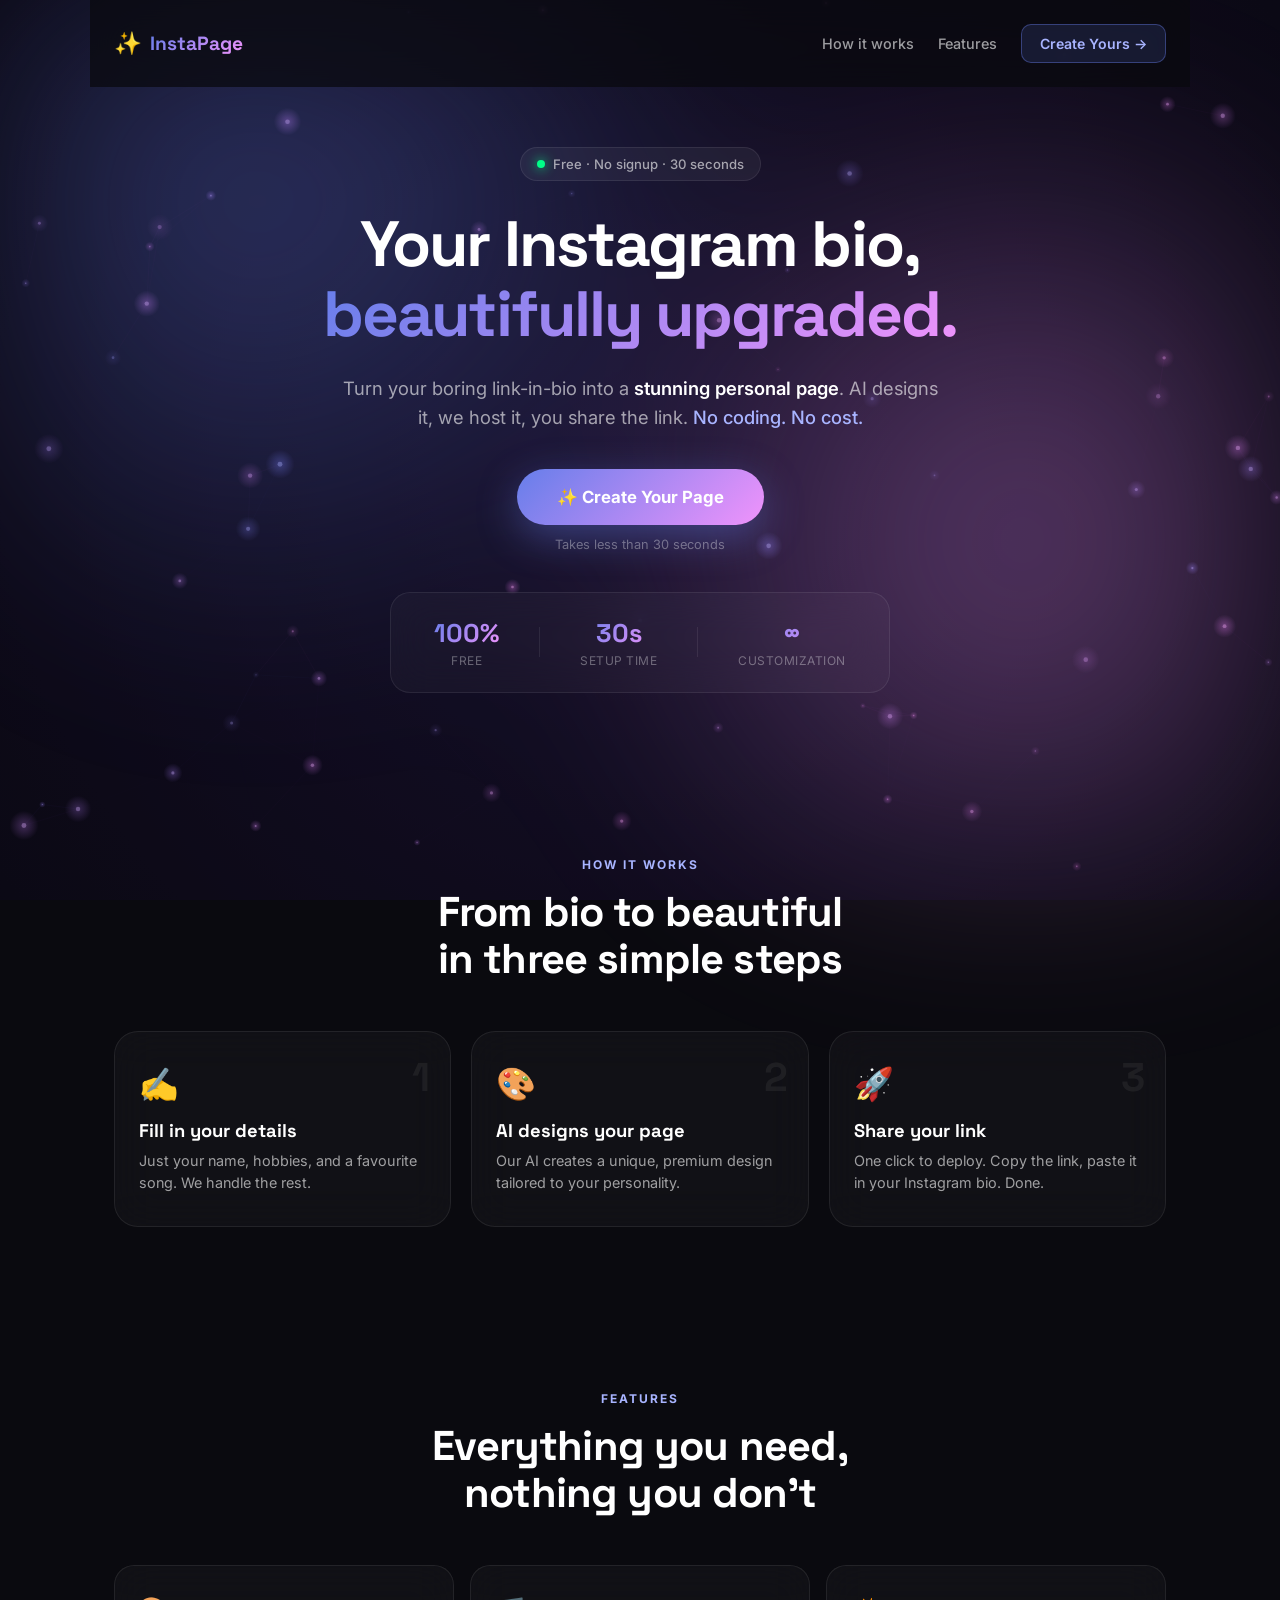
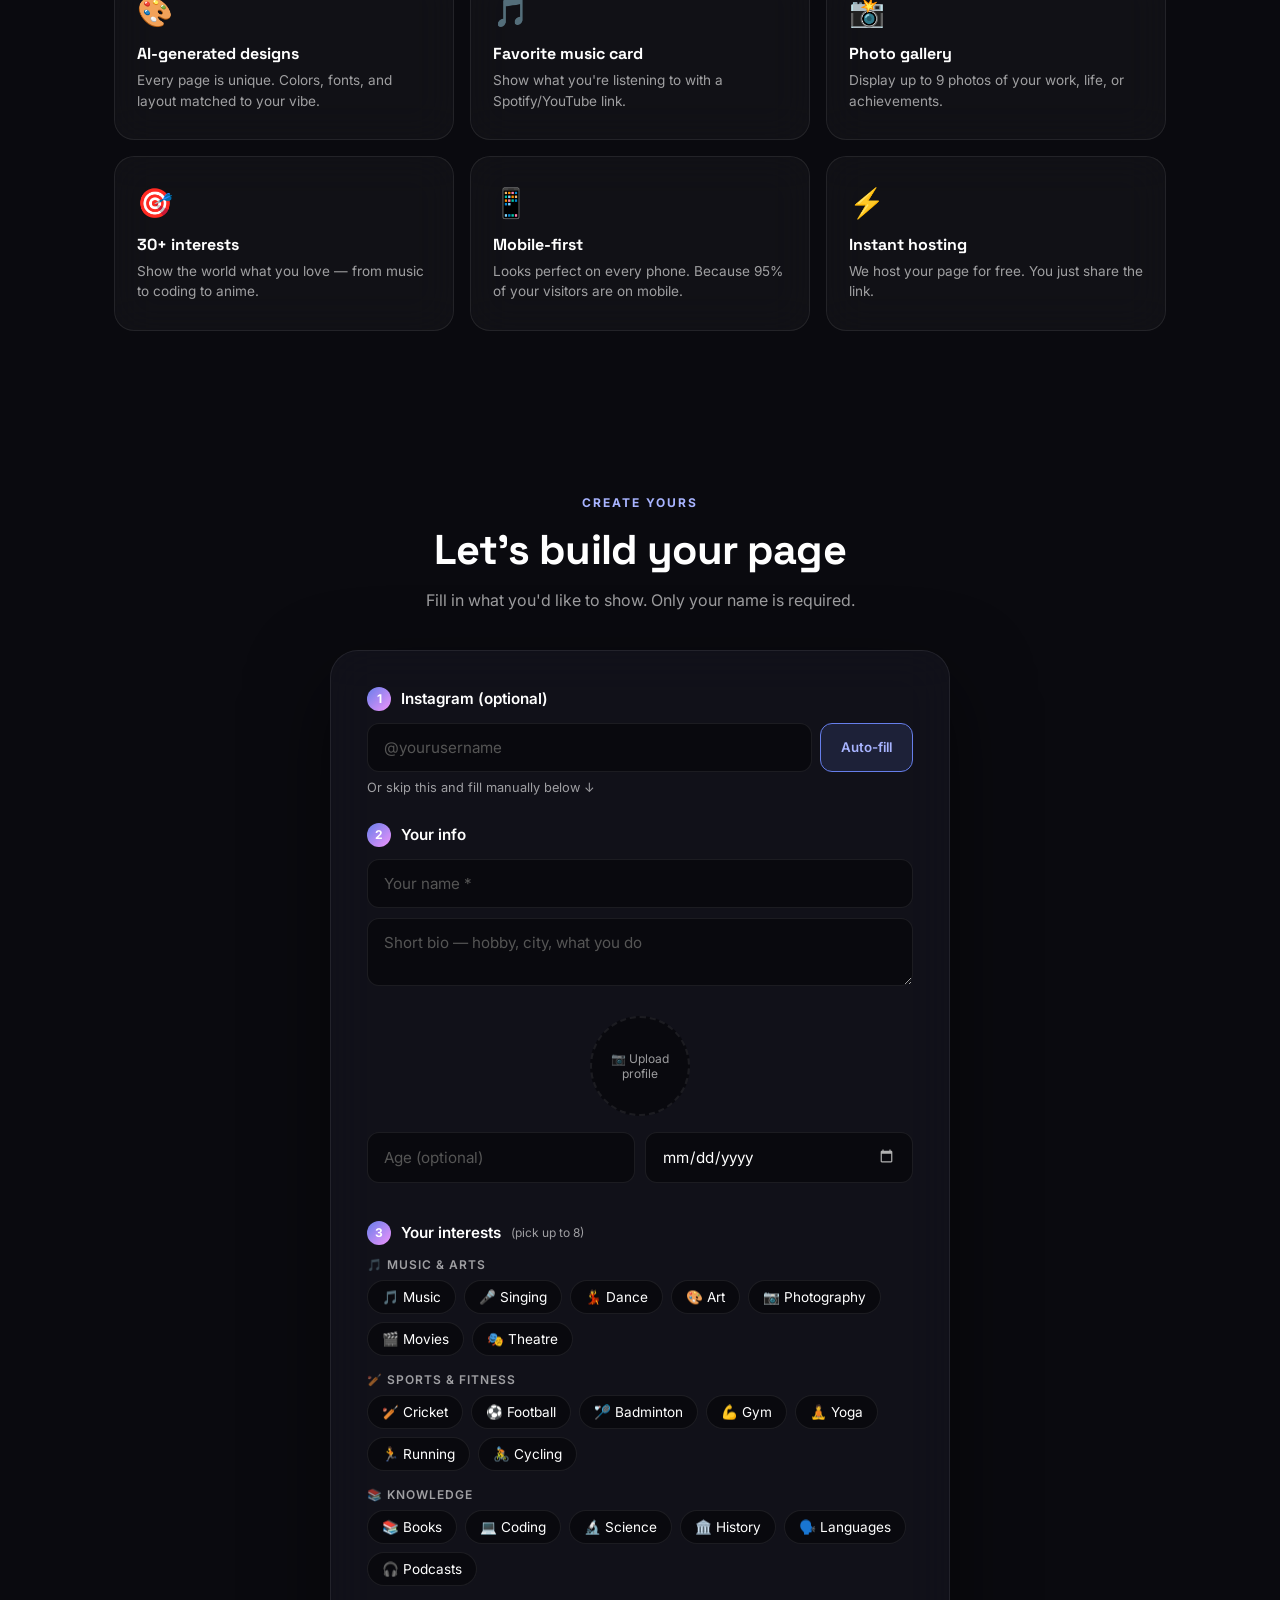
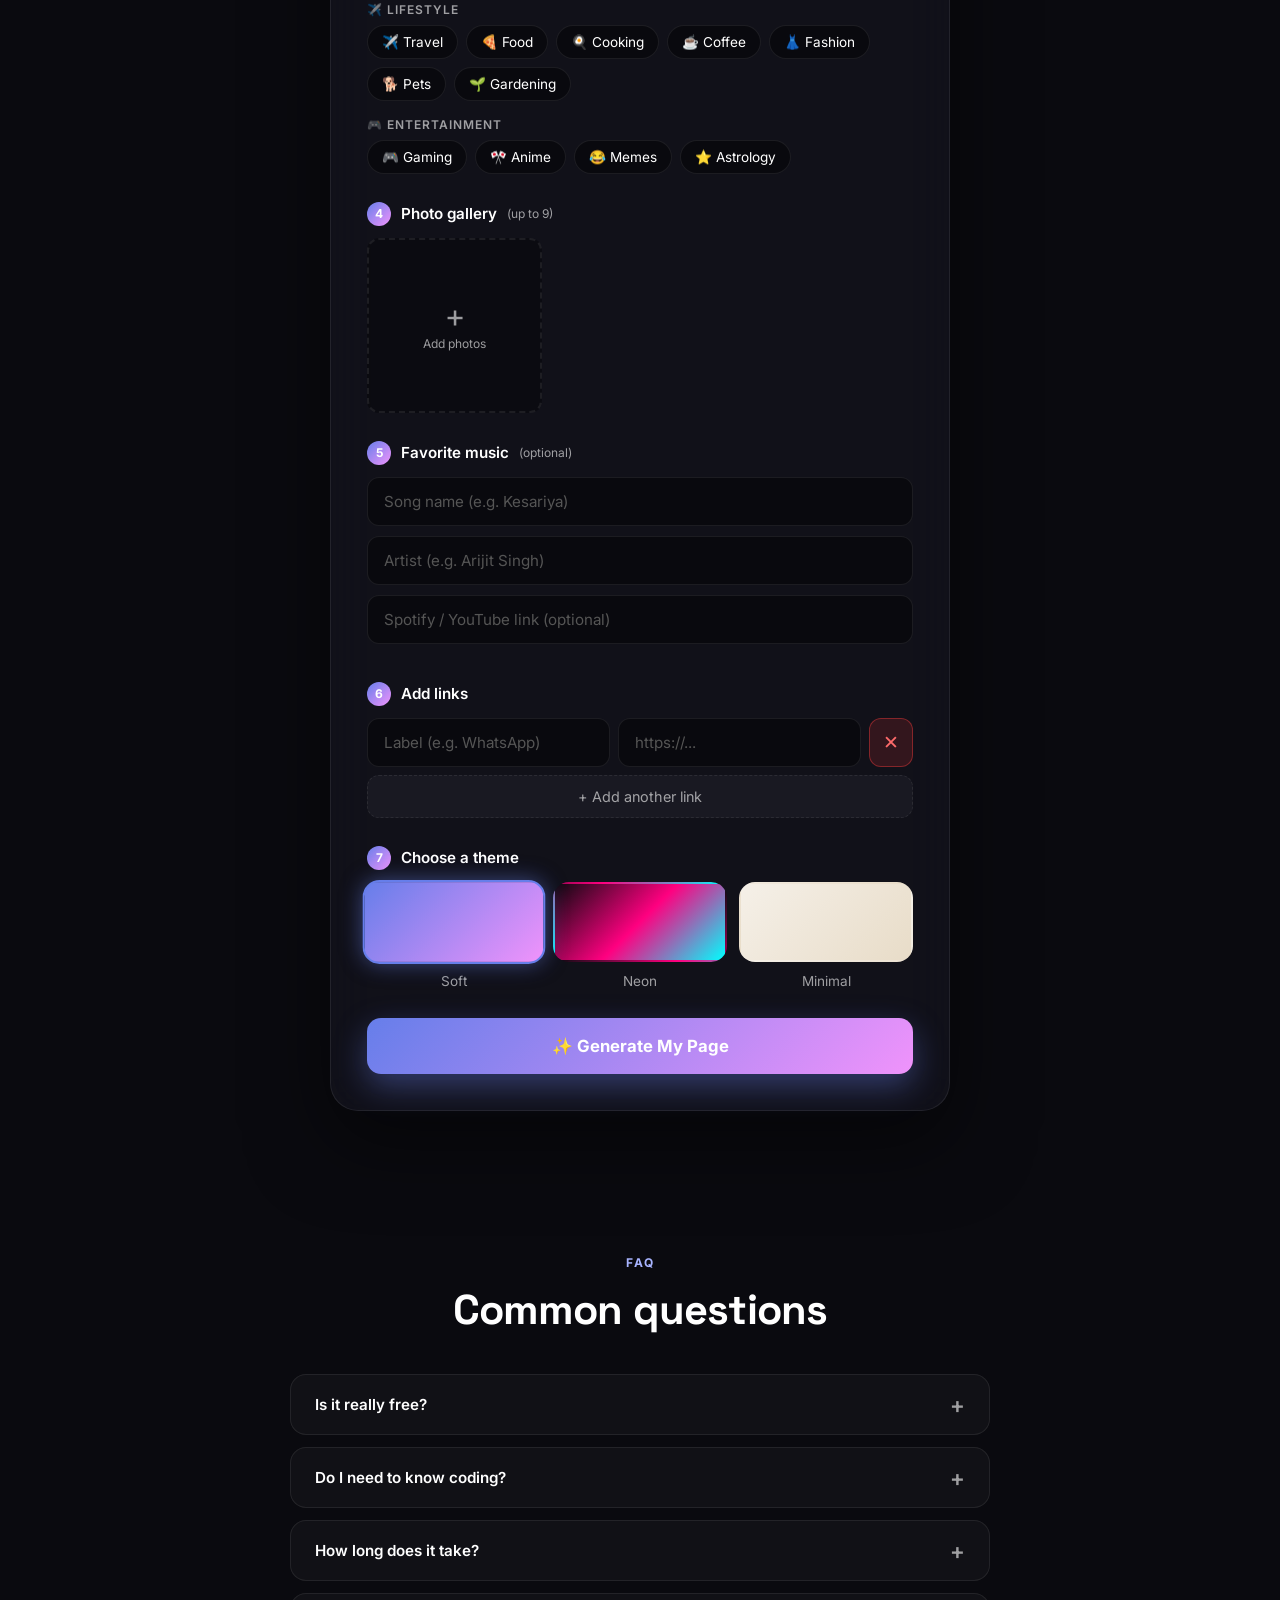
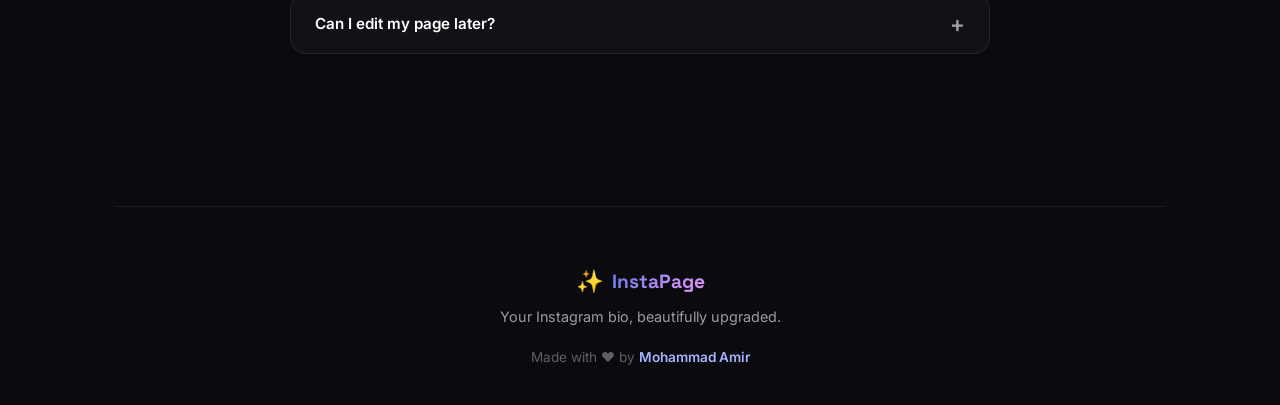
<file: frontend/index.html>
<!DOCTYPE html>
<html lang="en">
<head>
    <meta charset="UTF-8">
    <meta name="viewport" content="width=device-width, initial-scale=1.0, maximum-scale=5.0">
    <meta name="description" content="InstaPage — Turn your Instagram bio into a stunning personal page in 30 seconds. Free, beautiful, mobile-first.">
    <meta name="theme-color" content="#0a0a0f">
    <title>InstaPage — Your Instagram Bio, Upgraded</title>
    <link rel="icon" href="data:,">
    <link rel="preconnect" href="https://fonts.googleapis.com">
    <link rel="preconnect" href="https://fonts.gstatic.com" crossorigin>
    <link href="https://fonts.googleapis.com/css2?family=Space+Grotesk:wght@400;500;600;700&family=Inter:wght@400;500;600;700&display=swap" rel="stylesheet">
    <link rel="stylesheet" href="style.css">
</head>
<body>
    <canvas id="bgCanvas"></canvas>
    <div class="mesh-bg"></div>

    <div class="container">
        <!-- ================= NAVBAR ================= -->
        <nav class="navbar">
            <div class="logo">
                <span class="logo-icon">✨</span>
                <span class="logo-text">InstaPage</span>
            </div>
            <div class="nav-links">
                <a href="#how" class="nav-link">How it works</a>
                <a href="#features" class="nav-link">Features</a>
                <a href="#create" class="nav-cta">Create Yours →</a>
            </div>
        </nav>

        <!-- ================= HERO ================= -->
        <section class="hero-section">
            <div class="badge">
                <span class="badge-dot"></span>
                <span>Free · No signup · 30 seconds</span>
            </div>

            <h1 class="main-title">
                Your Instagram bio,<br>
                <span class="gradient-text">beautifully upgraded.</span>
            </h1>

            <p class="main-subtitle">
                Turn your boring link-in-bio into a <strong>stunning personal page</strong>.
                AI designs it, we host it, you share the link. <em>No coding. No cost.</em>
            </p>

            <div class="hero-cta">
                <a href="#create" class="btn-primary-hero">
                    ✨ Create Your Page
                </a>
                <p class="hero-hint">Takes less than 30 seconds</p>
            </div>

            <!-- Fake stats -->
            <div class="stats-row">
                <div class="stat">
                    <div class="stat-num">100%</div>
                    <div class="stat-label">Free</div>
                </div>
                <div class="stat-divider"></div>
                <div class="stat">
                    <div class="stat-num">30s</div>
                    <div class="stat-label">Setup time</div>
                </div>
                <div class="stat-divider"></div>
                <div class="stat">
                    <div class="stat-num">∞</div>
                    <div class="stat-label">Customization</div>
                </div>
            </div>
        </section>

        <!-- ================= HOW IT WORKS ================= -->
        <section class="section-block" id="how">
            <div class="section-badge">HOW IT WORKS</div>
            <h2 class="section-heading">From bio to beautiful<br>in three simple steps</h2>

            <div class="steps-grid">
                <div class="step-card">
                    <div class="step-num">1</div>
                    <div class="step-icon">✍️</div>
                    <h3 class="step-title">Fill in your details</h3>
                    <p class="step-desc">
                        Just your name, hobbies, and a favourite song. We handle the rest.
                    </p>
                </div>

                <div class="step-card">
                    <div class="step-num">2</div>
                    <div class="step-icon">🎨</div>
                    <h3 class="step-title">AI designs your page</h3>
                    <p class="step-desc">
                        Our AI creates a unique, premium design tailored to your personality.
                    </p>
                </div>

                <div class="step-card">
                    <div class="step-num">3</div>
                    <div class="step-icon">🚀</div>
                    <h3 class="step-title">Share your link</h3>
                    <p class="step-desc">
                        One click to deploy. Copy the link, paste it in your Instagram bio. Done.
                    </p>
                </div>
            </div>
        </section>

        <!-- ================= FEATURES ================= -->
        <section class="section-block" id="features">
            <div class="section-badge">FEATURES</div>
            <h2 class="section-heading">Everything you need,<br>nothing you don't</h2>

            <div class="features-grid">
                <div class="feature-card">
                    <div class="feature-icon">🎨</div>
                    <h3 class="feature-title">AI-generated designs</h3>
                    <p class="feature-desc">Every page is unique. Colors, fonts, and layout matched to your vibe.</p>
                </div>

                <div class="feature-card">
                    <div class="feature-icon">🎵</div>
                    <h3 class="feature-title">Favorite music card</h3>
                    <p class="feature-desc">Show what you're listening to with a Spotify/YouTube link.</p>
                </div>

                <div class="feature-card">
                    <div class="feature-icon">📸</div>
                    <h3 class="feature-title">Photo gallery</h3>
                    <p class="feature-desc">Display up to 9 photos of your work, life, or achievements.</p>
                </div>

                <div class="feature-card">
                    <div class="feature-icon">🎯</div>
                    <h3 class="feature-title">30+ interests</h3>
                    <p class="feature-desc">Show the world what you love — from music to coding to anime.</p>
                </div>

                <div class="feature-card">
                    <div class="feature-icon">📱</div>
                    <h3 class="feature-title">Mobile-first</h3>
                    <p class="feature-desc">Looks perfect on every phone. Because 95% of your visitors are on mobile.</p>
                </div>

                <div class="feature-card">
                    <div class="feature-icon">⚡</div>
                    <h3 class="feature-title">Instant hosting</h3>
                    <p class="feature-desc">We host your page for free. You just share the link.</p>
                </div>
            </div>
        </section>

        <!-- ================= CREATE FORM ================= -->
        <section class="section-block create-block" id="create">
            <div class="section-badge">CREATE YOURS</div>
            <h2 class="section-heading">Let's build your page</h2>
            <p class="section-subheading">Fill in what you'd like to show. Only your name is required.</p>

            <form class="form-card" id="pageForm">
                <!-- SECTION 1: Fetch -->
                <div class="form-section">
                    <label class="section-label">
                        <span class="step-number">1</span>
                        Instagram (optional)
                    </label>
                    <div class="fetch-row">
                        <input type="text" id="instaUsername" placeholder="@yourusername" />
                        <button type="button" id="fetchBtn" class="btn-secondary">Auto-fill</button>
                    </div>
                    <p class="hint" id="fetchHint">Or skip this and fill manually below ↓</p>
                </div>

                <!-- SECTION 2: Basic Info -->
                <div class="form-section">
                    <label class="section-label">
                        <span class="step-number">2</span>
                        Your info
                    </label>
                    <input type="text" id="fullName" placeholder="Your name *" maxlength="40" required />
                    <textarea id="bio" placeholder="Short bio — hobby, city, what you do" maxlength="120" rows="2"></textarea>

                    <div class="photo-upload">
                        <input type="file" id="photoInput" accept="image/*" hidden />
                        <div class="photo-preview" id="photoPreview">
                            <span>📷 Upload profile</span>
                        </div>
                    </div>

                    <div class="row-2">
                        <input type="number" id="age" placeholder="Age (optional)" min="1" max="120" />
                        <input type="date" id="dob" placeholder="DOB (optional)" />
                    </div>
                </div>

                <!-- SECTION 3: Interests -->
                <div class="form-section">
                    <label class="section-label">
                        <span class="step-number">3</span>
                        Your interests <span class="optional-tag">(pick up to 8)</span>
                    </label>
                    <div class="hobby-categories" id="hobbyCategories"></div>
                </div>

                <!-- SECTION 4: Gallery -->
                <div class="form-section">
                    <label class="section-label">
                        <span class="step-number">4</span>
                        Photo gallery <span class="optional-tag">(up to 9)</span>
                    </label>
                    <input type="file" id="galleryInput" accept="image/*" multiple hidden />
                    <div class="gallery-grid" id="galleryGrid">
                        <div class="gallery-add" id="galleryAdd">
                            <span>+</span>
                            <p>Add photos</p>
                        </div>
                    </div>
                </div>

                <!-- SECTION 5: Music -->
                <div class="form-section">
                    <label class="section-label">
                        <span class="step-number">5</span>
                        Favorite music <span class="optional-tag">(optional)</span>
                    </label>
                    <input type="text" id="favSong" placeholder="Song name (e.g. Kesariya)" maxlength="60" />
                    <input type="text" id="favArtist" placeholder="Artist (e.g. Arijit Singh)" maxlength="40" />
                    <input type="url" id="favMusicLink" placeholder="Spotify / YouTube link (optional)" />
                </div>

                <!-- SECTION 6: Links -->
                <div class="form-section">
                    <label class="section-label">
                        <span class="step-number">6</span>
                        Add links
                    </label>
                    <div id="linksContainer"></div>
                    <button type="button" id="addLinkBtn" class="btn-add">+ Add another link</button>
                </div>

                <!-- SECTION 7: Theme -->
                <div class="form-section">
                    <label class="section-label">
                        <span class="step-number">7</span>
                        Choose a theme
                    </label>
                    <div class="theme-grid">
                        <div class="theme-card" data-theme="soft-gradient">
                            <div class="theme-preview theme-soft"></div>
                            <span>Soft</span>
                        </div>
                        <div class="theme-card" data-theme="neon-glow">
                            <div class="theme-preview theme-neon"></div>
                            <span>Neon</span>
                        </div>
                        <div class="theme-card" data-theme="minimal-beige">
                            <div class="theme-preview theme-beige"></div>
                            <span>Minimal</span>
                        </div>
                    </div>
                </div>

                <button type="submit" id="generateBtn" class="btn-primary">
                    ✨ Generate My Page
                </button>
            </form>
        </section>

        <!-- ================= FAQ ================= -->
        <section class="section-block">
            <div class="section-badge">FAQ</div>
            <h2 class="section-heading">Common questions</h2>

            <div class="faq-list">
                <details class="faq-item">
                    <summary>Is it really free?</summary>
                    <p>Yes. 100% free, no credit card, no signup. Just create and share.</p>
                </details>
                <details class="faq-item">
                    <summary>Do I need to know coding?</summary>
                    <p>Nope. Just fill in the form — our AI handles everything.</p>
                </details>
                <details class="faq-item">
                    <summary>How long does it take?</summary>
                    <p>About 30 seconds from start to live page.</p>
                </details>
                <details class="faq-item">
                    <summary>Can I edit my page later?</summary>
                    <p>Yes — just come back and regenerate. Or contact us to update.</p>
                </details>
            </div>
        </section>

        <!-- ================= FOOTER ================= -->
        <footer class="site-footer">
            <div class="footer-logo">
                <span class="logo-icon">✨</span>
                <span class="logo-text">InstaPage</span>
            </div>
            <p class="footer-tagline">Your Instagram bio, beautifully upgraded.</p>
            <div class="footer-bottom">
                Made with <span class="heart">❤️</span> by
                <a href="https://github.com/Mohammad-Amir-tech" target="_blank" rel="noopener noreferrer">Mohammad Amir</a>
            </div>
        </footer>
    </div>

    <script src="script.js"></script>
</body>
</html>
</file>
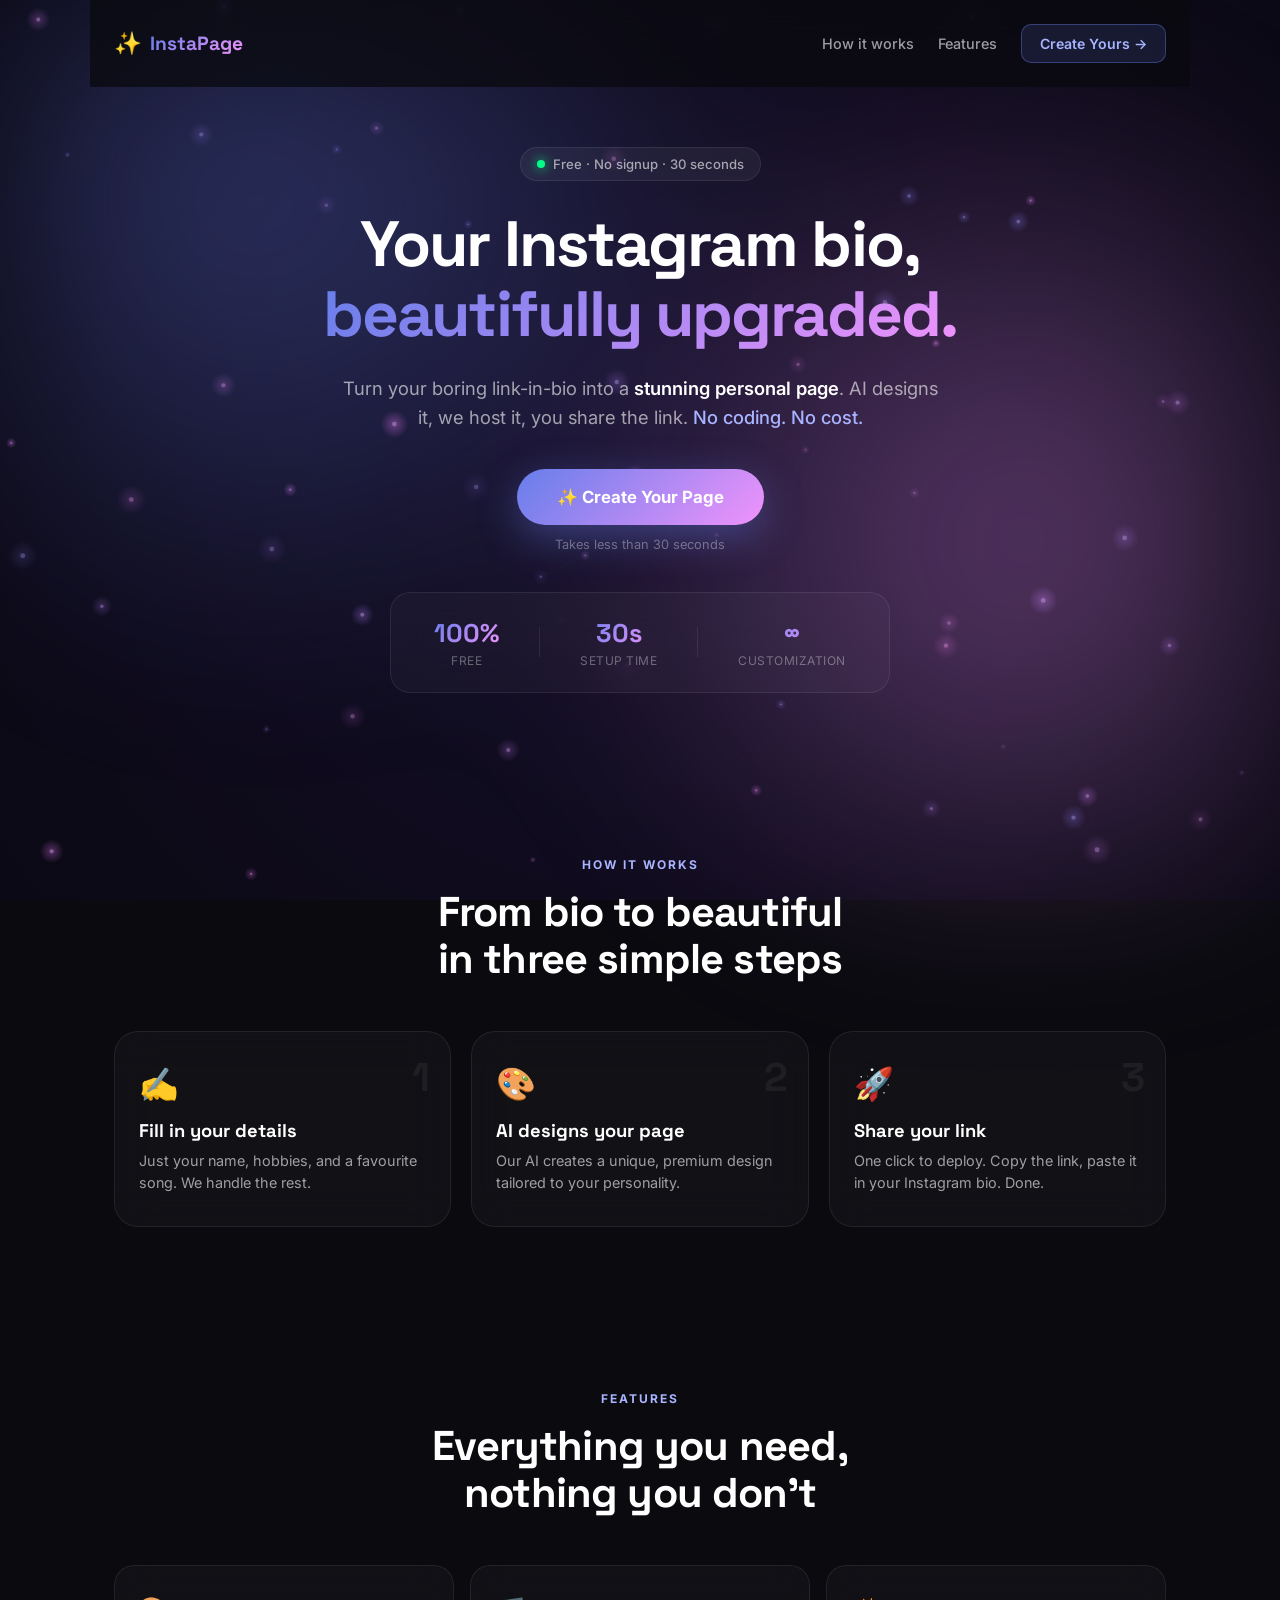
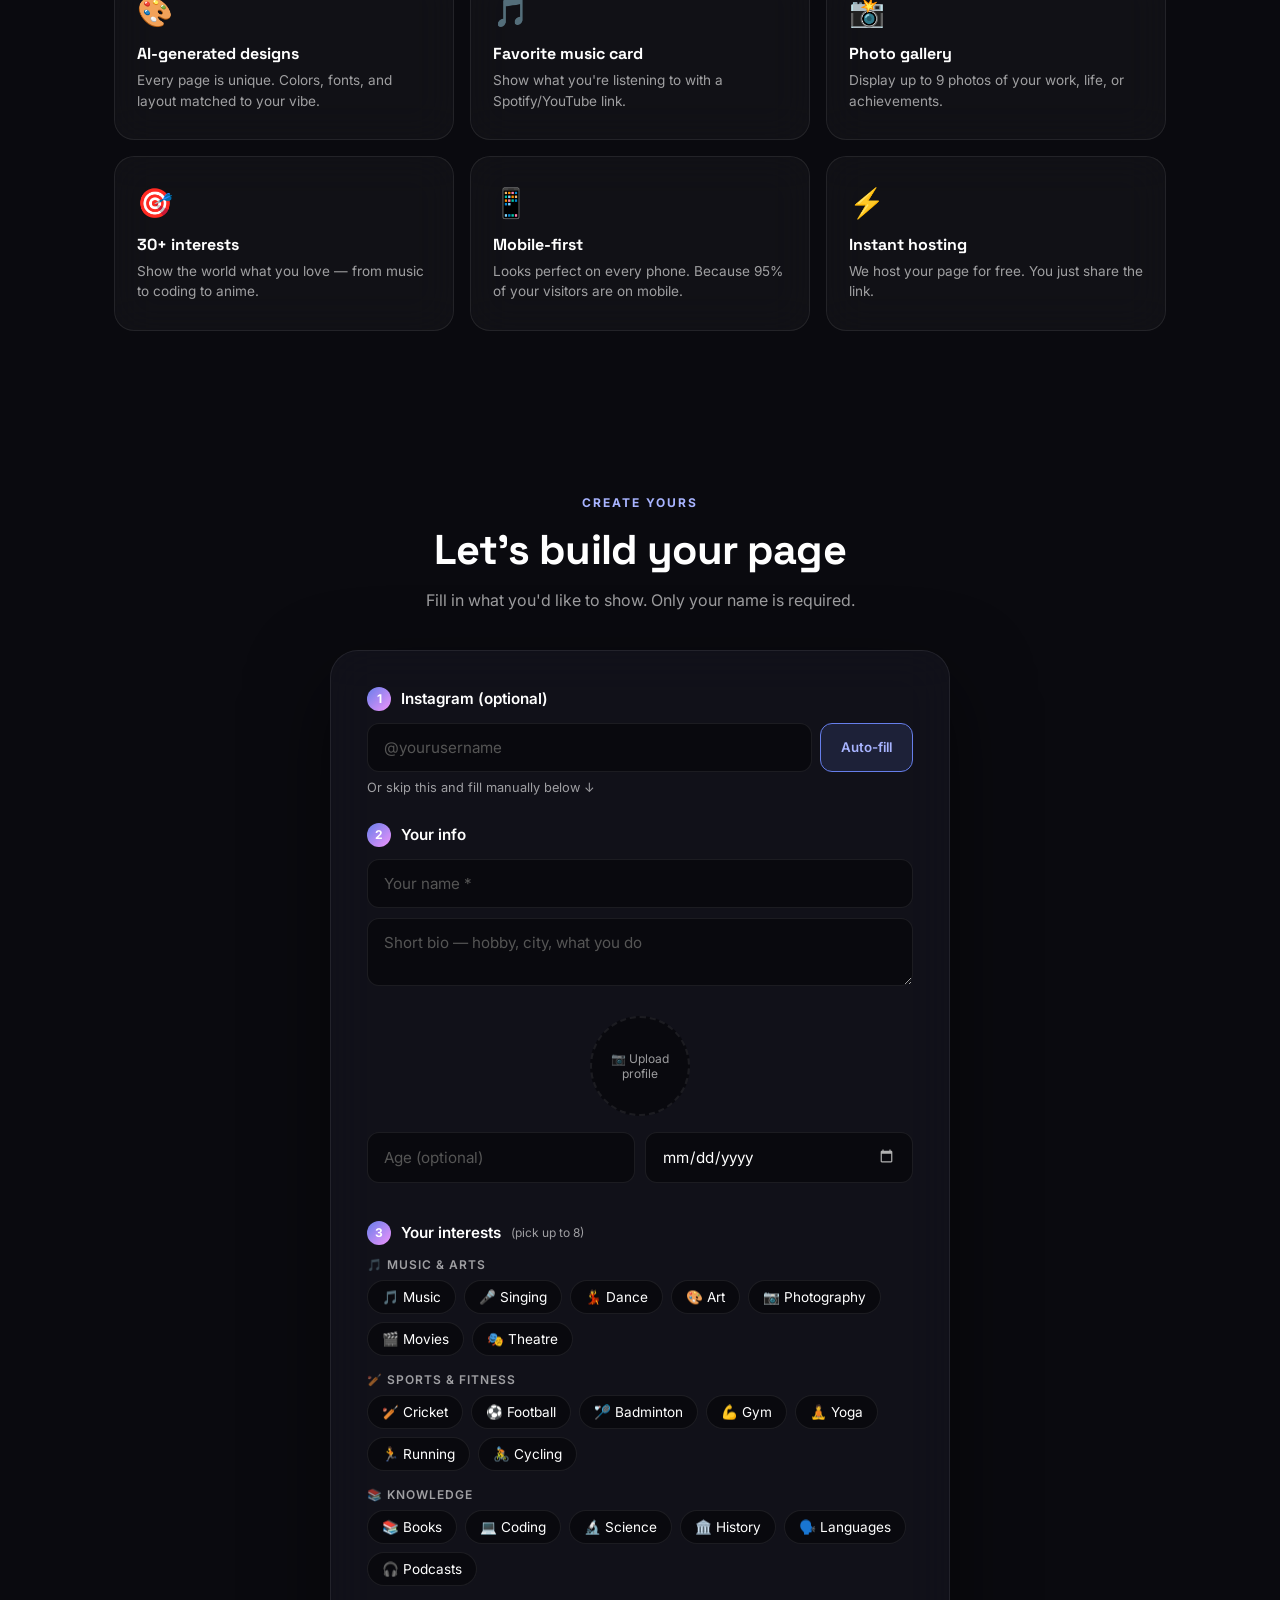
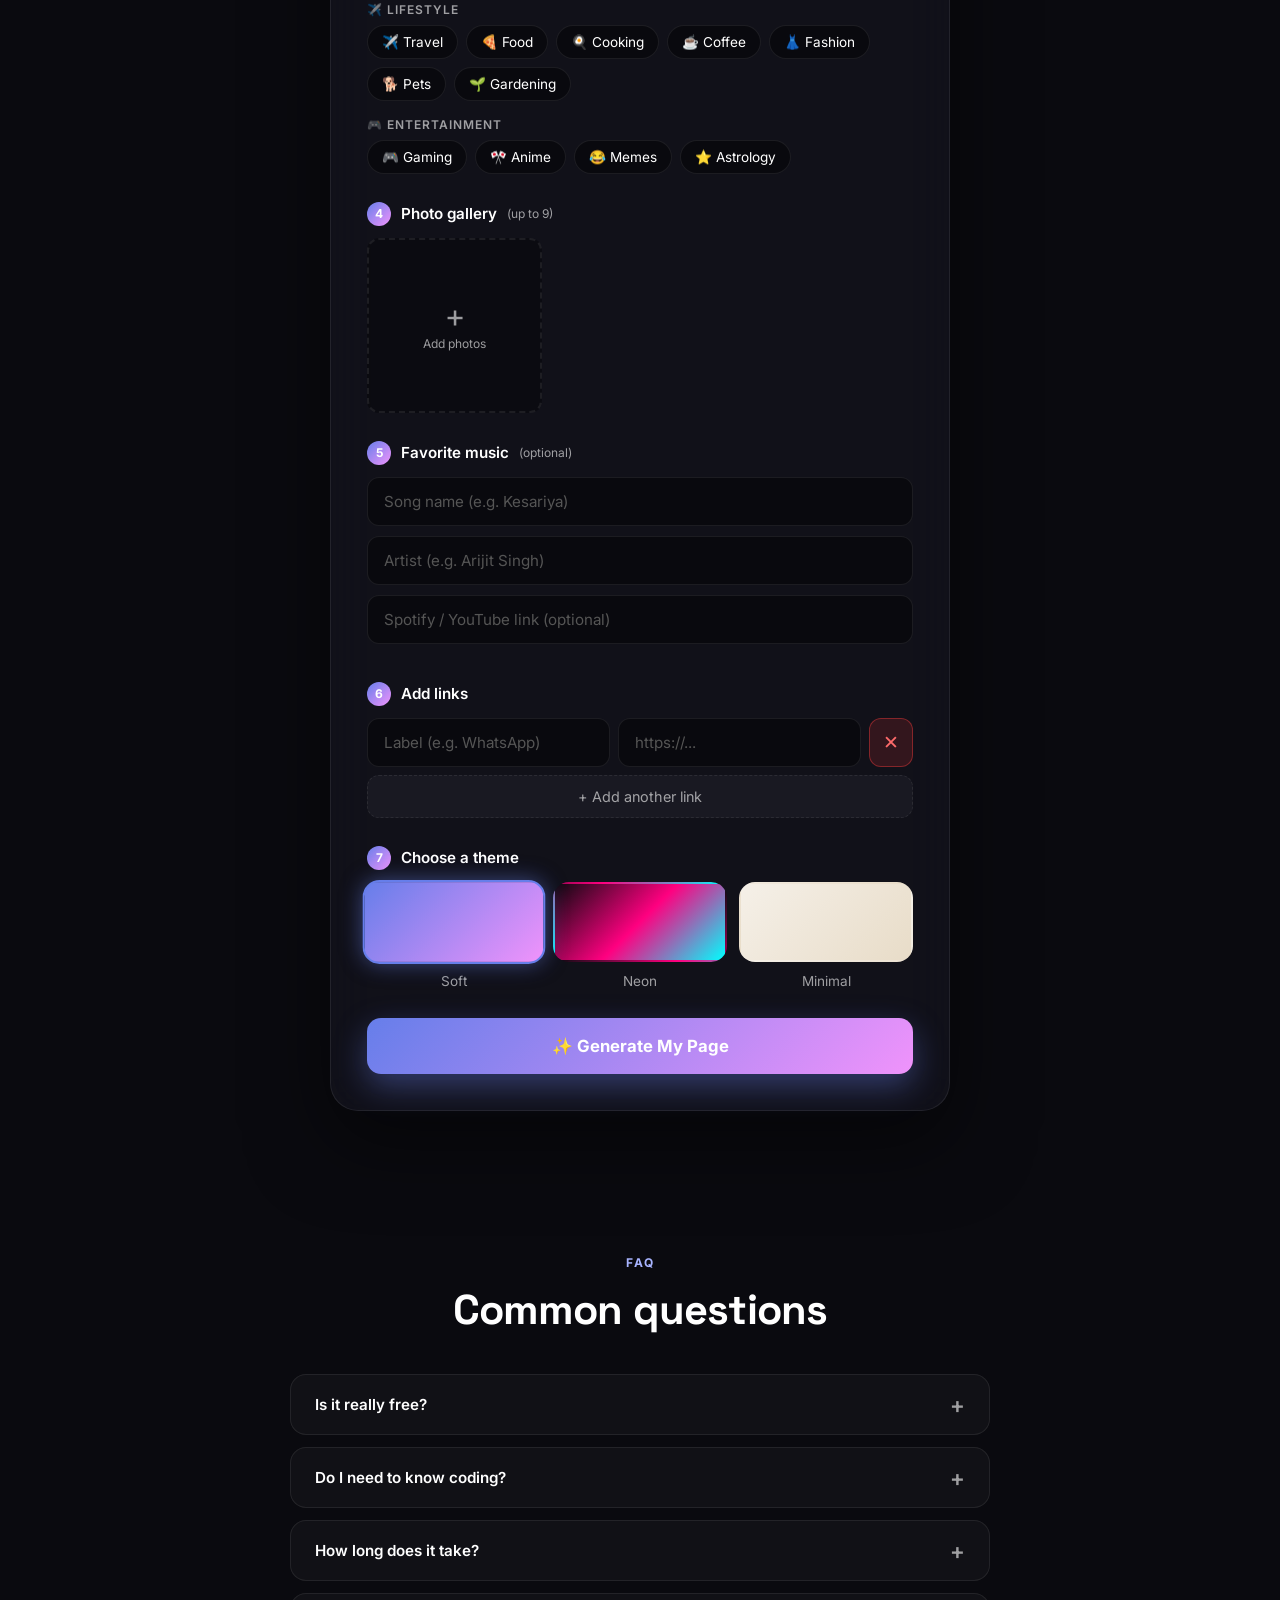
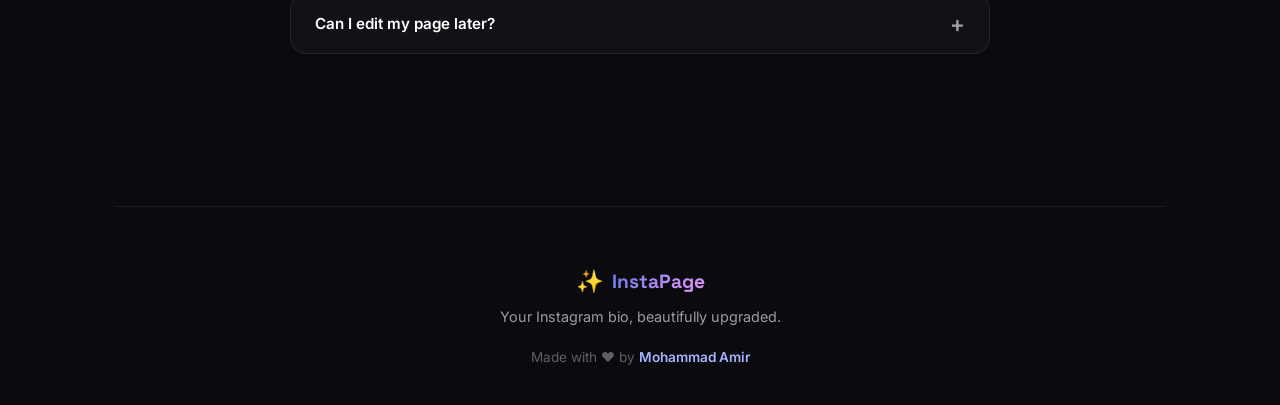
<file: frontend/preview.html>
<!DOCTYPE html>
<html lang="en">
<head>
    <meta charset="UTF-8">
    <meta name="viewport" content="width=device-width, initial-scale=1.0, maximum-scale=5.0">
    <meta name="theme-color" content="#0f0c29">
    <title>InstaPage</title>
    <link rel="stylesheet" href="preview.css">
</head>
<body>
    <canvas id="bgCanvas"></canvas>
    <div class="mesh-bg" id="meshBg"></div>

    <div class="loading" id="loading">
        <div class="loader"></div>
        <p class="loading-text">🎨 AI designing your page...</p>
    </div>

    <main class="page" id="page" style="display:none;">
        <!-- HERO -->
        <section class="hero">
            <div class="avatar-wrap">
                <div class="avatar-ring"></div>
                <img id="profile-photo" class="avatar" src="" alt="profile">
            </div>
            <h1 class="name" id="nameEl"></h1>
            <p class="tagline" id="taglineEl"></p>
            <div class="meta-pills" id="metaPills"></div>
        </section>

        <!-- INTERESTS -->
        <section class="section" id="interestsSection" style="display:none;">
            <h2 class="section-title">Interests</h2>
            <div class="interests" id="interestsList"></div>
        </section>

        <!-- MUSIC -->
        <section class="section" id="musicSection" style="display:none;">
            <h2 class="section-title">On Repeat</h2>
            <div class="music-card" id="musicCard">
                <div class="music-art" id="musicArt"><span>♪</span></div>
                <div class="music-info">
                    <div class="music-song" data-role="song"></div>
                    <div class="music-artist" data-role="artist"></div>
                </div>
                <a class="music-play" data-role="play" href="#" target="_blank" rel="noopener noreferrer">▶</a>
            </div>
        </section>

        <!-- GALLERY -->
        <section class="section" id="gallerySection" style="display:none;">
            <h2 class="section-title">Gallery</h2>
            <div class="gallery" id="gallery"></div>
        </section>

        <!-- LINKS -->
        <section class="section" id="linksSection" style="display:none;">
            <h2 class="section-title">Find Me</h2>
            <div class="links" id="links"></div>
        </section>

        <!-- ⭐ DEPLOY BUTTON — YE ZAROORI HAI -->
        <button class="deploy-btn" id="deployBtn">🚀 Deploy & Get Link</button>

        <!-- FOOTER -->
        <footer class="page-footer">
            <span id="footerName"></span>
            <br>
            <span class="powered">Powered by InstaPage</span>
        </footer>
    </main>

    <div class="lightbox" id="lightbox">
        <img class="lightbox-img" id="lightboxImg" src="" alt="Zoom">
    </div>

    <script src="preview.js"></script>
</body>
</html>
</file>
<file: frontend/style.css>
* { margin: 0; padding: 0; box-sizing: border-box; }

:root {
    --bg: #0a0a0f;
    --bg-card: rgba(20, 20, 30, 0.6);
    --border: rgba(255, 255, 255, 0.08);
    --text: #ffffff;
    --text-muted: rgba(255, 255, 255, 0.6);
    --text-dim: rgba(255, 255, 255, 0.35);
    --accent-1: #667eea;
    --accent-2: #f093fb;
    --accent-gradient: linear-gradient(135deg, #667eea, #f093fb);
}

html { scroll-behavior: smooth; }

body {
    font-family: 'Inter', -apple-system, BlinkMacSystemFont, sans-serif;
    background: #0a0a0f;
    color: var(--text);
    min-height: 100vh;
    overflow-x: hidden;
    position: relative;
    -webkit-font-smoothing: antialiased;
}

/* ============ BACKGROUND ============ */
#bgCanvas {
    position: fixed;
    inset: 0;
    width: 100%;
    height: 100%;
    z-index: 0;
    pointer-events: none;
    opacity: 0.6;
}

.mesh-bg {
    position: fixed;
    inset: 0;
    z-index: 0;
    pointer-events: none;
    opacity: 0.35;
    background:
        radial-gradient(circle at 20% 20%, #667eea 0%, transparent 40%),
        radial-gradient(circle at 80% 60%, #f093fb 0%, transparent 40%);
    filter: blur(100px);
}

/* ============ CONTAINER ============ */
.container {
    position: relative;
    z-index: 1;
    max-width: 1100px;
    margin: 0 auto;
    padding: 0 24px;
}

/* ============ NAVBAR ============ */
.navbar {
    display: flex;
    align-items: center;
    justify-content: space-between;
    padding: 24px 0;
    position: sticky;
    top: 0;
    z-index: 100;
    background: rgba(10, 10, 15, 0.75);
    backdrop-filter: blur(20px);
    -webkit-backdrop-filter: blur(20px);
    margin: 0 -24px;
    padding-left: 24px;
    padding-right: 24px;
}

.logo {
    display: flex;
    align-items: center;
    gap: 8px;
    font-family: 'Space Grotesk', sans-serif;
    font-weight: 700;
    font-size: 1.2rem;
}

.logo-icon { font-size: 1.4rem; }

.logo-text {
    background: var(--accent-gradient);
    -webkit-background-clip: text;
    -webkit-text-fill-color: transparent;
    background-clip: text;
}

.nav-links {
    display: flex;
    align-items: center;
    gap: 24px;
}

.nav-link {
    color: var(--text-muted);
    text-decoration: none;
    font-size: 0.9rem;
    font-weight: 500;
    transition: color 0.2s;
}

.nav-link:hover { color: var(--text); }

.nav-cta {
    padding: 10px 18px;
    background: rgba(102, 126, 234, 0.15);
    border: 1px solid rgba(102, 126, 234, 0.4);
    border-radius: 10px;
    color: #a8b4ff;
    text-decoration: none;
    font-size: 0.88rem;
    font-weight: 600;
    transition: all 0.3s;
}

.nav-cta:hover {
    background: rgba(102, 126, 234, 0.25);
    transform: translateY(-1px);
}

/* ============ HERO ============ */
.hero-section {
    text-align: center;
    padding: 60px 0 80px;
    animation: fadeIn 0.8s ease;
}

@keyframes fadeIn {
    from { opacity: 0; transform: translateY(20px); }
    to { opacity: 1; transform: translateY(0); }
}

.badge {
    display: inline-flex;
    align-items: center;
    gap: 8px;
    padding: 8px 16px;
    background: rgba(255, 255, 255, 0.05);
    border: 1px solid var(--border);
    border-radius: 100px;
    font-size: 0.82rem;
    color: var(--text-muted);
    margin-bottom: 28px;
    font-weight: 500;
}

.badge-dot {
    width: 8px;
    height: 8px;
    border-radius: 50%;
    background: #00ff88;
    box-shadow: 0 0 12px #00ff88;
    animation: pulseDot 2s ease infinite;
}

@keyframes pulseDot {
    0%, 100% { opacity: 1; }
    50% { opacity: 0.5; }
}

.main-title {
    font-family: 'Space Grotesk', sans-serif;
    font-size: clamp(2.2rem, 7vw, 4rem);
    font-weight: 700;
    line-height: 1.1;
    letter-spacing: -0.03em;
    margin-bottom: 24px;
}

.gradient-text {
    background: var(--accent-gradient);
    -webkit-background-clip: text;
    -webkit-text-fill-color: transparent;
    background-clip: text;
}

.main-subtitle {
    font-size: clamp(1rem, 2vw, 1.15rem);
    color: var(--text-muted);
    line-height: 1.6;
    max-width: 600px;
    margin: 0 auto 36px;
}

.main-subtitle strong { color: var(--text); font-weight: 600; }
.main-subtitle em { color: #a8b4ff; font-style: normal; font-weight: 500; }

.hero-cta { margin-bottom: 40px; }

.btn-primary-hero {
    display: inline-block;
    padding: 18px 40px;
    background: var(--accent-gradient);
    color: white;
    text-decoration: none;
    border-radius: 100px;
    font-size: 1.05rem;
    font-weight: 700;
    box-shadow: 0 12px 40px rgba(102, 126, 234, 0.4);
    transition: all 0.3s cubic-bezier(0.34, 1.56, 0.64, 1);
    font-family: 'Inter', sans-serif;
}

.btn-primary-hero:hover {
    transform: translateY(-3px) scale(1.03);
    box-shadow: 0 18px 50px rgba(102, 126, 234, 0.55);
}

.hero-hint {
    font-size: 0.8rem;
    color: var(--text-dim);
    margin-top: 12px;
}

/* ============ STATS ============ */
.stats-row {
    display: flex;
    justify-content: center;
    align-items: center;
    gap: 40px;
    padding: 24px;
    background: rgba(255, 255, 255, 0.03);
    border: 1px solid var(--border);
    border-radius: 20px;
    max-width: 500px;
    margin: 0 auto;
    backdrop-filter: blur(20px);
    -webkit-backdrop-filter: blur(20px);
}

.stat { text-align: center; }

.stat-num {
    font-family: 'Space Grotesk', sans-serif;
    font-size: 1.6rem;
    font-weight: 700;
    background: var(--accent-gradient);
    -webkit-background-clip: text;
    -webkit-text-fill-color: transparent;
    background-clip: text;
}

.stat-label {
    font-size: 0.75rem;
    color: var(--text-dim);
    margin-top: 4px;
    text-transform: uppercase;
    letter-spacing: 0.5px;
}

.stat-divider {
    width: 1px;
    height: 30px;
    background: var(--border);
}

/* ============ SECTION BLOCKS ============ */
.section-block {
    padding: 80px 0;
    text-align: center;
}

.section-badge {
    display: inline-block;
    font-size: 0.75rem;
    font-weight: 700;
    letter-spacing: 2px;
    color: #a8b4ff;
    margin-bottom: 16px;
}

.section-heading {
    font-family: 'Space Grotesk', sans-serif;
    font-size: clamp(1.8rem, 4vw, 2.6rem);
    font-weight: 700;
    letter-spacing: -0.02em;
    line-height: 1.15;
    margin-bottom: 16px;
}

.section-subheading {
    color: var(--text-muted);
    font-size: 1rem;
    max-width: 500px;
    margin: 0 auto 40px;
}

/* ============ STEPS ============ */
.steps-grid {
    display: grid;
    grid-template-columns: repeat(3, 1fr);
    gap: 20px;
    margin-top: 48px;
}

.step-card {
    padding: 32px 24px;
    background: rgba(255, 255, 255, 0.03);
    border: 1px solid var(--border);
    border-radius: 24px;
    backdrop-filter: blur(20px);
    -webkit-backdrop-filter: blur(20px);
    position: relative;
    transition: all 0.3s;
    text-align: left;
}

.step-card:hover {
    transform: translateY(-6px);
    border-color: rgba(102, 126, 234, 0.4);
    background: rgba(255, 255, 255, 0.05);
}

.step-num {
    position: absolute;
    top: 20px;
    right: 20px;
    font-family: 'Space Grotesk', sans-serif;
    font-size: 2.5rem;
    font-weight: 700;
    color: rgba(255, 255, 255, 0.06);
}

.step-icon {
    font-size: 2rem;
    margin-bottom: 16px;
}

.step-title {
    font-family: 'Space Grotesk', sans-serif;
    font-size: 1.15rem;
    font-weight: 700;
    margin-bottom: 8px;
}

.step-desc {
    font-size: 0.9rem;
    color: var(--text-muted);
    line-height: 1.5;
}

/* ============ FEATURES ============ */
.features-grid {
    display: grid;
    grid-template-columns: repeat(3, 1fr);
    gap: 16px;
    margin-top: 48px;
}

.feature-card {
    padding: 28px 22px;
    background: rgba(255, 255, 255, 0.03);
    border: 1px solid var(--border);
    border-radius: 20px;
    backdrop-filter: blur(20px);
    -webkit-backdrop-filter: blur(20px);
    text-align: left;
    transition: all 0.3s;
}

.feature-card:hover {
    transform: translateY(-4px);
    border-color: rgba(240, 147, 251, 0.4);
}

.feature-icon {
    font-size: 1.8rem;
    margin-bottom: 14px;
}

.feature-title {
    font-family: 'Space Grotesk', sans-serif;
    font-size: 1rem;
    font-weight: 700;
    margin-bottom: 6px;
}

.feature-desc {
    font-size: 0.85rem;
    color: var(--text-muted);
    line-height: 1.5;
}

/* ============ CREATE FORM ============ */
.create-block { padding-bottom: 60px; }

.form-card {
    max-width: 620px;
    margin: 0 auto;
    background: rgba(20, 20, 30, 0.7);
    backdrop-filter: blur(24px);
    -webkit-backdrop-filter: blur(24px);
    border: 1px solid var(--border);
    border-radius: 28px;
    padding: 36px;
    box-shadow: 0 30px 80px rgba(0, 0, 0, 0.5);
    text-align: left;
}

.form-section { margin-bottom: 28px; }

.section-label {
    display: flex;
    align-items: center;
    gap: 10px;
    font-size: 0.95rem;
    font-weight: 600;
    margin-bottom: 12px;
    color: var(--text);
}

.optional-tag {
    font-size: 0.75rem;
    color: var(--text-muted);
    font-weight: 400;
}

.step-number {
    display: inline-flex;
    align-items: center;
    justify-content: center;
    width: 24px;
    height: 24px;
    background: var(--accent-gradient);
    border-radius: 50%;
    font-size: 0.75rem;
    color: white;
    font-weight: 700;
    flex-shrink: 0;
}

/* Inputs */
input[type="text"],
input[type="number"],
input[type="date"],
input[type="url"],
textarea,
select {
    width: 100%;
    padding: 14px 16px;
    background: rgba(0, 0, 0, 0.4);
    border: 1px solid var(--border);
    border-radius: 12px;
    color: var(--text);
    font-size: 0.95rem;
    font-family: inherit;
    outline: none;
    transition: all 0.3s;
    margin-bottom: 10px;
}

input:focus, textarea:focus, select:focus {
    border-color: var(--accent-1);
    box-shadow: 0 0 0 3px rgba(102, 126, 234, 0.15);
    background: rgba(0, 0, 0, 0.5);
}

textarea { resize: vertical; min-height: 60px; }

input::placeholder, textarea::placeholder { color: #555; }

input[type="date"]::-webkit-calendar-picker-indicator {
    filter: invert(0.7);
    cursor: pointer;
}

.row-2 {
    display: grid;
    grid-template-columns: 1fr 1fr;
    gap: 10px;
}

/* Fetch row */
.fetch-row { display: flex; gap: 8px; }
.fetch-row input { flex: 1; margin-bottom: 0; }

.btn-secondary {
    padding: 14px 20px;
    background: rgba(102, 126, 234, 0.15);
    border: 1px solid var(--accent-1);
    color: #a8b4ff;
    border-radius: 12px;
    font-weight: 600;
    cursor: pointer;
    transition: all 0.3s;
    white-space: nowrap;
    font-family: inherit;
}

.btn-secondary:hover { background: rgba(102, 126, 234, 0.25); }

.hint {
    font-size: 0.8rem;
    color: var(--text-muted);
    margin-top: 8px;
}

/* Photo upload */
.photo-upload {
    display: flex;
    justify-content: center;
    margin: 16px 0;
}

.photo-preview {
    width: 100px;
    height: 100px;
    border-radius: 50%;
    background: rgba(0, 0, 0, 0.4);
    border: 2px dashed var(--border);
    display: flex;
    align-items: center;
    justify-content: center;
    cursor: pointer;
    color: var(--text-muted);
    font-size: 0.75rem;
    text-align: center;
    transition: all 0.3s;
    overflow: hidden;
    padding: 8px;
}

.photo-preview:hover {
    border-color: var(--accent-1);
    color: var(--accent-1);
    transform: scale(1.05);
}

.photo-preview img {
    width: 100%;
    height: 100%;
    object-fit: cover;
}

/* Hobbies */
.hobby-categories {
    display: flex;
    flex-direction: column;
    gap: 16px;
}

.hobby-category {
    display: flex;
    flex-direction: column;
    gap: 8px;
}

.category-title {
    font-size: 0.75rem;
    color: var(--text-muted);
    text-transform: uppercase;
    letter-spacing: 1px;
    font-weight: 600;
}

.hobby-chips {
    display: flex;
    flex-wrap: wrap;
    gap: 8px;
}

.hobby-chip {
    padding: 8px 14px;
    background: rgba(0, 0, 0, 0.4);
    border: 1px solid var(--border);
    border-radius: 20px;
    font-size: 0.85rem;
    cursor: pointer;
    transition: all 0.25s;
    user-select: none;
}

.hobby-chip:hover {
    border-color: var(--accent-1);
    background: rgba(102, 126, 234, 0.1);
    transform: translateY(-2px);
}

.hobby-chip.selected {
    background: var(--accent-gradient);
    border-color: transparent;
    color: white;
    transform: scale(1.05);
    box-shadow: 0 4px 12px rgba(102, 126, 234, 0.4);
}

/* Gallery */
.gallery-grid {
    display: grid;
    grid-template-columns: repeat(3, 1fr);
    gap: 10px;
}

.gallery-add {
    aspect-ratio: 1;
    background: rgba(0, 0, 0, 0.3);
    border: 2px dashed var(--border);
    border-radius: 12px;
    display: flex;
    flex-direction: column;
    align-items: center;
    justify-content: center;
    cursor: pointer;
    color: var(--text-muted);
    font-size: 0.75rem;
    transition: all 0.3s;
}

.gallery-add:hover {
    border-color: var(--accent-1);
    color: var(--accent-1);
    background: rgba(102, 126, 234, 0.05);
}

.gallery-add span {
    font-size: 2rem;
    line-height: 1;
    margin-bottom: 4px;
}

.gallery-item {
    aspect-ratio: 1;
    position: relative;
    border-radius: 12px;
    overflow: hidden;
    border: 1px solid var(--border);
    animation: fadeIn 0.3s ease;
}

.gallery-item img {
    width: 100%;
    height: 100%;
    object-fit: cover;
}

.gallery-remove {
    position: absolute;
    top: 4px;
    right: 4px;
    width: 24px;
    height: 24px;
    border-radius: 50%;
    background: rgba(255, 60, 60, 0.9);
    color: white;
    border: none;
    cursor: pointer;
    font-size: 0.8rem;
    display: flex;
    align-items: center;
    justify-content: center;
    opacity: 0;
    transition: opacity 0.2s;
}

.gallery-item:hover .gallery-remove { opacity: 1; }

/* Links */
.link-row {
    display: flex;
    gap: 8px;
    margin-bottom: 8px;
}

.link-row input { flex: 1; margin-bottom: 0; }

.link-row .remove-link {
    width: 44px;
    background: rgba(255, 60, 60, 0.15);
    border: 1px solid rgba(255, 60, 60, 0.4);
    color: #ff6b6b;
    border-radius: 12px;
    cursor: pointer;
    font-size: 1.2rem;
    transition: all 0.3s;
}

.link-row .remove-link:hover { background: rgba(255, 60, 60, 0.25); }

.btn-add {
    width: 100%;
    padding: 12px;
    background: rgba(255, 255, 255, 0.04);
    border: 1px dashed var(--border);
    color: var(--text-muted);
    border-radius: 12px;
    cursor: pointer;
    font-size: 0.9rem;
    transition: all 0.3s;
    font-family: inherit;
}

.btn-add:hover {
    border-color: var(--accent-1);
    color: var(--accent-1);
}

/* Theme picker */
.theme-grid {
    display: grid;
    grid-template-columns: repeat(3, 1fr);
    gap: 12px;
}

.theme-card {
    cursor: pointer;
    text-align: center;
    transition: all 0.3s;
}

.theme-preview {
    width: 100%;
    height: 80px;
    border-radius: 16px;
    margin-bottom: 8px;
    border: 2px solid transparent;
    transition: all 0.3s;
}

.theme-card.selected .theme-preview {
    border-color: var(--accent-1);
    box-shadow: 0 0 20px rgba(102, 126, 234, 0.5);
    transform: scale(1.05);
}

.theme-soft { background: linear-gradient(135deg, #667eea, #f093fb); }
.theme-neon { background: linear-gradient(135deg, #0a0a0f, #ff0080, #00ffff); }
.theme-beige { background: linear-gradient(135deg, #f5f0e8, #e8dcc8); }

.theme-card span {
    font-size: 0.85rem;
    color: var(--text-muted);
}

/* Primary button */
.btn-primary {
    width: 100%;
    padding: 18px;
    background: var(--accent-gradient);
    border: none;
    border-radius: 14px;
    color: white;
    font-size: 1.05rem;
    font-weight: 700;
    cursor: pointer;
    transition: all 0.3s cubic-bezier(0.34, 1.56, 0.64, 1);
    box-shadow: 0 12px 32px rgba(102, 126, 234, 0.4);
    font-family: 'Inter', sans-serif;
}

.btn-primary:hover {
    transform: translateY(-3px);
    box-shadow: 0 18px 40px rgba(102, 126, 234, 0.55);
}

/* ============ FAQ ============ */
.faq-list {
    max-width: 700px;
    margin: 40px auto 0;
    text-align: left;
}

.faq-item {
    background: rgba(255, 255, 255, 0.03);
    border: 1px solid var(--border);
    border-radius: 16px;
    padding: 20px 24px;
    margin-bottom: 12px;
    cursor: pointer;
    transition: all 0.3s;
}

.faq-item:hover {
    background: rgba(255, 255, 255, 0.05);
    border-color: rgba(102, 126, 234, 0.3);
}

.faq-item summary {
    font-weight: 600;
    font-size: 0.95rem;
    list-style: none;
    cursor: pointer;
    position: relative;
    padding-right: 30px;
}

.faq-item summary::after {
    content: '+';
    position: absolute;
    right: 0;
    top: 50%;
    transform: translateY(-50%);
    font-size: 1.4rem;
    color: var(--text-muted);
    transition: transform 0.3s;
}

.faq-item[open] summary::after {
    content: '−';
    color: var(--accent-1);
}

.faq-item p {
    margin-top: 12px;
    font-size: 0.9rem;
    color: var(--text-muted);
    line-height: 1.6;
}

.faq-item summary::-webkit-details-marker { display: none; }

/* ============ FOOTER ============ */
.site-footer {
    text-align: center;
    padding: 60px 0 40px;
    border-top: 1px solid var(--border);
    margin-top: 60px;
}

.footer-logo {
    display: inline-flex;
    align-items: center;
    gap: 8px;
    font-family: 'Space Grotesk', sans-serif;
    font-weight: 700;
    font-size: 1.2rem;
    margin-bottom: 12px;
}

.footer-tagline {
    color: var(--text-muted);
    font-size: 0.9rem;
    margin-bottom: 24px;
}

.footer-bottom {
    color: var(--text-dim);
    font-size: 0.85rem;
}

.footer-bottom a {
    color: #a8b4ff;
    text-decoration: none;
    font-weight: 600;
}

.footer-bottom a:hover { text-decoration: underline; }

.heart { display: inline-block; animation: beat 1.5s ease infinite; }

@keyframes beat {
    0%, 100% { transform: scale(1); }
    50% { transform: scale(1.2); }
}

/* ============ RESPONSIVE ============ */
@media (max-width: 768px) {
    .navbar { padding: 16px 20px; }
    .nav-links { gap: 12px; }
    .nav-link { display: none; }
    .nav-cta { padding: 8px 14px; font-size: 0.8rem; }

    .hero-section { padding: 40px 0 60px; }
    .stats-row {
        gap: 20px;
        padding: 20px 16px;
        flex-wrap: nowrap;
    }
    .stat-num { font-size: 1.2rem; }
    .stat-label { font-size: 0.65rem; }
    .stat-divider { height: 24px; }

    .section-block { padding: 60px 0; }
    .steps-grid { grid-template-columns: 1fr; }
    .features-grid { grid-template-columns: repeat(2, 1fr); }
    .form-card { padding: 24px 20px; border-radius: 20px; }
    .row-2 { grid-template-columns: 1fr; }
    .gallery-grid { grid-template-columns: repeat(3, 1fr); }
    .theme-preview { height: 60px; }
}

@media (max-width: 480px) {
    .features-grid { grid-template-columns: 1fr; }
    .main-title { font-size: 1.9rem; }
    .btn-primary-hero { padding: 16px 32px; font-size: 1rem; }
}
</file>
<file: frontend/preview.css>
* { margin: 0; padding: 0; box-sizing: border-box; }

:root {
    --bg-start: #0f0c29;
    --bg-end: #1a1440;
    --accent: #a78bfa;
    --accent-2: #f093fb;
    --text: #ffffff;
    --text-muted: rgba(255,255,255,0.65);
    --font-display: 'Space Grotesk', system-ui, sans-serif;
    --font-body: 'Inter', system-ui, sans-serif;
}

html, body {
    min-height: 100vh;
    overflow-x: hidden;
    -webkit-tap-highlight-color: transparent;
    -webkit-font-smoothing: antialiased;
}

body {
    background: linear-gradient(160deg, var(--bg-start) 0%, var(--bg-end) 100%);
    color: var(--text);
    font-family: var(--font-body);
    position: relative;
    transition: background 0.6s;
}

#bgCanvas {
    position: fixed;
    inset: 0;
    width: 100%;
    height: 100%;
    z-index: 0;
    pointer-events: none;
    opacity: 0.5;
}

.mesh-bg {
    position: fixed;
    inset: 0;
    z-index: 0;
    pointer-events: none;
    opacity: 0.6;
    background:
        radial-gradient(circle at 20% 30%, var(--accent) 0%, transparent 45%),
        radial-gradient(circle at 80% 70%, var(--accent-2) 0%, transparent 45%);
    filter: blur(80px);
    animation: meshFloat 20s ease-in-out infinite;
}

@keyframes meshFloat {
    0%, 100% { transform: scale(1) rotate(0deg); opacity: 0.5; }
    50% { transform: scale(1.15) rotate(10deg); opacity: 0.7; }
}

/* Loading */
.loading {
    position: fixed;
    inset: 0;
    display: flex;
    flex-direction: column;
    align-items: center;
    justify-content: center;
    background: #0a0616;
    gap: 20px;
    z-index: 999;
    transition: opacity 0.5s;
}

.loading.hide { opacity: 0; pointer-events: none; }

.loader {
    width: 44px;
    height: 44px;
    border: 3px solid rgba(255,255,255,0.1);
    border-top-color: var(--accent);
    border-radius: 50%;
    animation: spin 0.8s linear infinite;
}

@keyframes spin { to { transform: rotate(360deg); } }

.loading-text {
    font-size: 0.9rem;
    color: rgba(255,255,255,0.5);
}

/* Page container */
.page {
    position: relative;
    z-index: 1;
    max-width: 480px;
    margin: 0 auto;
    padding: 48px 20px 60px;
    animation: fadeInUp 0.8s ease both;
}

@keyframes fadeInUp {
    from { opacity: 0; transform: translateY(20px); }
    to { opacity: 1; transform: translateY(0); }
}

/* Hero */
.hero {
    text-align: center;
    margin-bottom: 40px;
}

.avatar-wrap {
    position: relative;
    width: 120px;
    height: 120px;
    margin: 0 auto 22px;
}

.avatar-ring {
    position: absolute;
    inset: -5px;
    border-radius: 50%;
    background: conic-gradient(from 0deg, var(--accent), var(--accent-2), var(--accent));
    animation: rotateRing 4s linear infinite;
    z-index: 0;
}

@keyframes rotateRing {
    to { transform: rotate(360deg); }
}

.avatar {
    position: relative;
    width: 100%;
    height: 100%;
    border-radius: 50%;
    object-fit: cover;
    border: 4px solid var(--bg-start);
    z-index: 1;
    display: block;
    animation: floatAvatar 4s ease-in-out infinite;
}

@keyframes floatAvatar {
    0%, 100% { transform: translateY(0); }
    50% { transform: translateY(-6px); }
}

.name {
    font-family: var(--font-display);
    font-size: clamp(2.2rem, 8vw, 3.2rem);
    font-weight: 800;
    letter-spacing: -0.03em;
    line-height: 1.05;
    margin-bottom: 12px;
    color: #ffffff;   /* ⭐ Solid color, no gradient */
    animation: slideUp 0.6s ease 0.1s both;
}
.tagline {
    font-size: 0.95rem;
    color: var(--text-muted);
    font-weight: 500;
    line-height: 1.5;
    max-width: 380px;
    margin: 0 auto;
    animation: slideUp 0.6s ease 0.2s both;
}

.meta-pills {
    display: flex;
    flex-wrap: wrap;
    gap: 8px;
    justify-content: center;
    margin-top: 16px;
    animation: slideUp 0.6s ease 0.3s both;
}

.meta-pill {
    padding: 6px 12px;
    background: rgba(255,255,255,0.06);
    border: 1px solid rgba(255,255,255,0.1);
    border-radius: 100px;
    font-size: 0.75rem;
    font-weight: 600;
    color: var(--text-muted);
    backdrop-filter: blur(10px);
}

@keyframes slideUp {
    from { opacity: 0; transform: translateY(15px); }
    to { opacity: 1; transform: translateY(0); }
}

/* Sections */
.section {
    margin-bottom: 36px;
    animation: slideUp 0.6s ease both;
}

.section-title {
    font-family: var(--font-display);
    font-size: 1.1rem;
    font-weight: 700;
    letter-spacing: -0.02em;
    margin-bottom: 16px;
    color: var(--text);
    display: flex;
    align-items: center;
    gap: 8px;
}

.section-title::before {
    content: '';
    width: 4px;
    height: 18px;
    background: linear-gradient(180deg, var(--accent), var(--accent-2));
    border-radius: 4px;
}

/* Interests */
.interests {
    display: flex;
    flex-wrap: wrap;
    gap: 8px;
}

.interest-chip {
    padding: 9px 16px;
    background: rgba(255,255,255,0.05);
    border: 1px solid rgba(255,255,255,0.08);
    border-radius: 100px;
    font-size: 0.85rem;
    font-weight: 500;
    color: var(--text);
    backdrop-filter: blur(10px);
    -webkit-backdrop-filter: blur(10px);
    transition: all 0.3s cubic-bezier(0.34, 1.56, 0.64, 1);
    cursor: default;
    animation: chipPop 0.5s ease both;
}

.interest-chip:hover {
    transform: translateY(-3px) scale(1.05);
    background: rgba(255,255,255,0.1);
    border-color: var(--accent);
    box-shadow: 0 10px 24px rgba(0,0,0,0.3);
}

@keyframes chipPop {
    from { opacity: 0; transform: scale(0.8); }
    to { opacity: 1; transform: scale(1); }
}

/* Music */
.music-card {
    display: flex;
    align-items: center;
    gap: 14px;
    padding: 14px;
    background: rgba(255,255,255,0.04);
    border: 1px solid rgba(255,255,255,0.08);
    border-radius: 18px;
    backdrop-filter: blur(20px);
    -webkit-backdrop-filter: blur(20px);
    transition: all 0.3s;
}

.music-card:hover {
    background: rgba(255,255,255,0.07);
    transform: translateY(-2px);
    box-shadow: 0 14px 32px rgba(0,0,0,0.3);
}

.music-art {
    width: 54px;
    height: 54px;
    border-radius: 12px;
    background: linear-gradient(135deg, var(--accent), var(--accent-2));
    display: flex;
    align-items: center;
    justify-content: center;
    font-size: 1.6rem;
    flex-shrink: 0;
    color: white;
    overflow: hidden;
    box-shadow: 0 6px 16px rgba(0,0,0,0.3);
}

.music-art img { width: 100%; height: 100%; object-fit: cover; }

.music-info { flex: 1; min-width: 0; }

.music-song {
    font-weight: 700;
    font-size: 0.95rem;
    white-space: nowrap;
    overflow: hidden;
    text-overflow: ellipsis;
}

.music-artist {
    font-size: 0.8rem;
    color: var(--text-muted);
    margin-top: 3px;
    white-space: nowrap;
    overflow: hidden;
    text-overflow: ellipsis;
}

.music-play {
    width: 44px;
    height: 44px;
    border-radius: 50%;
    background: linear-gradient(135deg, var(--accent), var(--accent-2));
    color: white;
    display: flex;
    align-items: center;
    justify-content: center;
    font-size: 0.9rem;
    flex-shrink: 0;
    text-decoration: none;
    transition: transform 0.3s;
    box-shadow: 0 6px 16px rgba(0,0,0,0.3);
}

.music-play:hover { transform: scale(1.1); }

/* Gallery */
.gallery {
    display: grid;
    grid-template-columns: repeat(3, 1fr);
    gap: 8px;
}

.gallery img {
    width: 100%;
    aspect-ratio: 1;
    object-fit: cover;
    border-radius: 14px;
    cursor: pointer;
    transition: all 0.4s cubic-bezier(0.34, 1.56, 0.64, 1);
    animation: chipPop 0.5s ease both;
}

.gallery img:hover {
    transform: scale(1.05) translateY(-4px);
    box-shadow: 0 16px 32px rgba(0,0,0,0.4);
}

/* Links */
.links {
    display: flex;
    flex-direction: column;
    gap: 10px;
}

.link-btn {
    display: flex;
    align-items: center;
    justify-content: center;
    gap: 10px;
    padding: 16px 20px;
    background: rgba(255,255,255,0.05);
    border: 1px solid rgba(255,255,255,0.1);
    border-radius: 16px;
    color: var(--text);
    text-decoration: none;
    font-weight: 600;
    font-size: 0.95rem;
    backdrop-filter: blur(10px);
    -webkit-backdrop-filter: blur(10px);
    transition: all 0.3s cubic-bezier(0.34, 1.56, 0.64, 1);
    position: relative;
    overflow: hidden;
}

.link-btn svg {
    flex-shrink: 0;
    opacity: 0.9;
}
.link-btn::before {
    content: '';
    position: absolute;
    top: 0;
    left: -100%;
    width: 100%;
    height: 100%;
    background: linear-gradient(90deg, transparent, rgba(255,255,255,0.1), transparent);
    transition: left 0.6s;
}

.link-btn:hover::before { left: 100%; }

.link-btn:hover {
    background: rgba(255,255,255,0.1);
    border-color: var(--accent);
    transform: translateY(-3px);
    box-shadow: 0 14px 28px rgba(0,0,0,0.3);
}

/* Footer */
.page-footer {
    text-align: center;
    margin-top: 50px;
    font-size: 0.8rem;
    color: var(--text-muted);
    line-height: 1.8;
}

.page-footer a {
    color: var(--accent);
    text-decoration: none;
    font-weight: 700;
}

.powered { opacity: 0.5; font-size: 0.72rem; }

.heart { display: inline-block; animation: beat 1.5s ease infinite; }

@keyframes beat {
    0%, 100% { transform: scale(1); }
    50% { transform: scale(1.2); }
}

/* Lightbox */
.lightbox {
    position: fixed;
    inset: 0;
    background: rgba(0,0,0,0.95);
    display: none;
    align-items: center;
    justify-content: center;
    z-index: 9999;
    padding: 20px;
    cursor: pointer;
}

.lightbox.show { display: flex; }

.lightbox-img {
    max-width: 100%;
    max-height: 90vh;
    border-radius: 16px;
    animation: zoomIn 0.3s ease;
}

@keyframes zoomIn {
    from { transform: scale(0.85); opacity: 0; }
    to { transform: scale(1); opacity: 1; }
}

/* Mobile */
@media (max-width: 500px) {
    .page { padding: 36px 16px 60px; }
    .avatar-wrap { width: 100px; height: 100px; }
}






.deploy-btn {
    display: block;
    width: 100%;
    margin: 30px auto 0;
    padding: 16px 24px;
    background: linear-gradient(135deg, var(--accent), var(--accent-2));
    color: white;
    border: none;
    border-radius: 16px;
    font-size: 1rem;
    font-weight: 800;
    cursor: pointer;
    box-shadow: 0 12px 32px rgba(0,0,0,0.3);
    transition: all 0.3s cubic-bezier(0.34, 1.56, 0.64, 1);
    font-family: var(--font-body);
    letter-spacing: 0.02em;
}

.deploy-btn:hover {
    transform: translateY(-3px);
    box-shadow: 0 16px 40px rgba(0,0,0,0.4);
}

.deploy-btn:disabled {
    opacity: 0.7;
    cursor: wait;
    transform: none;
}







.meta-pill-insta {
    display: inline-flex;
    align-items: center;
    gap: 6px;
    text-decoration: none;
    color: inherit;
    cursor: pointer;
    transition: all 0.3s;
}

.meta-pill-insta:hover {
    background: linear-gradient(135deg, #667eea, #f093fb);
    color: white;
    transform: translateY(-2px);
    border-color: transparent;
}

.meta-pill-insta svg {
    flex-shrink: 0;
}
</file>
